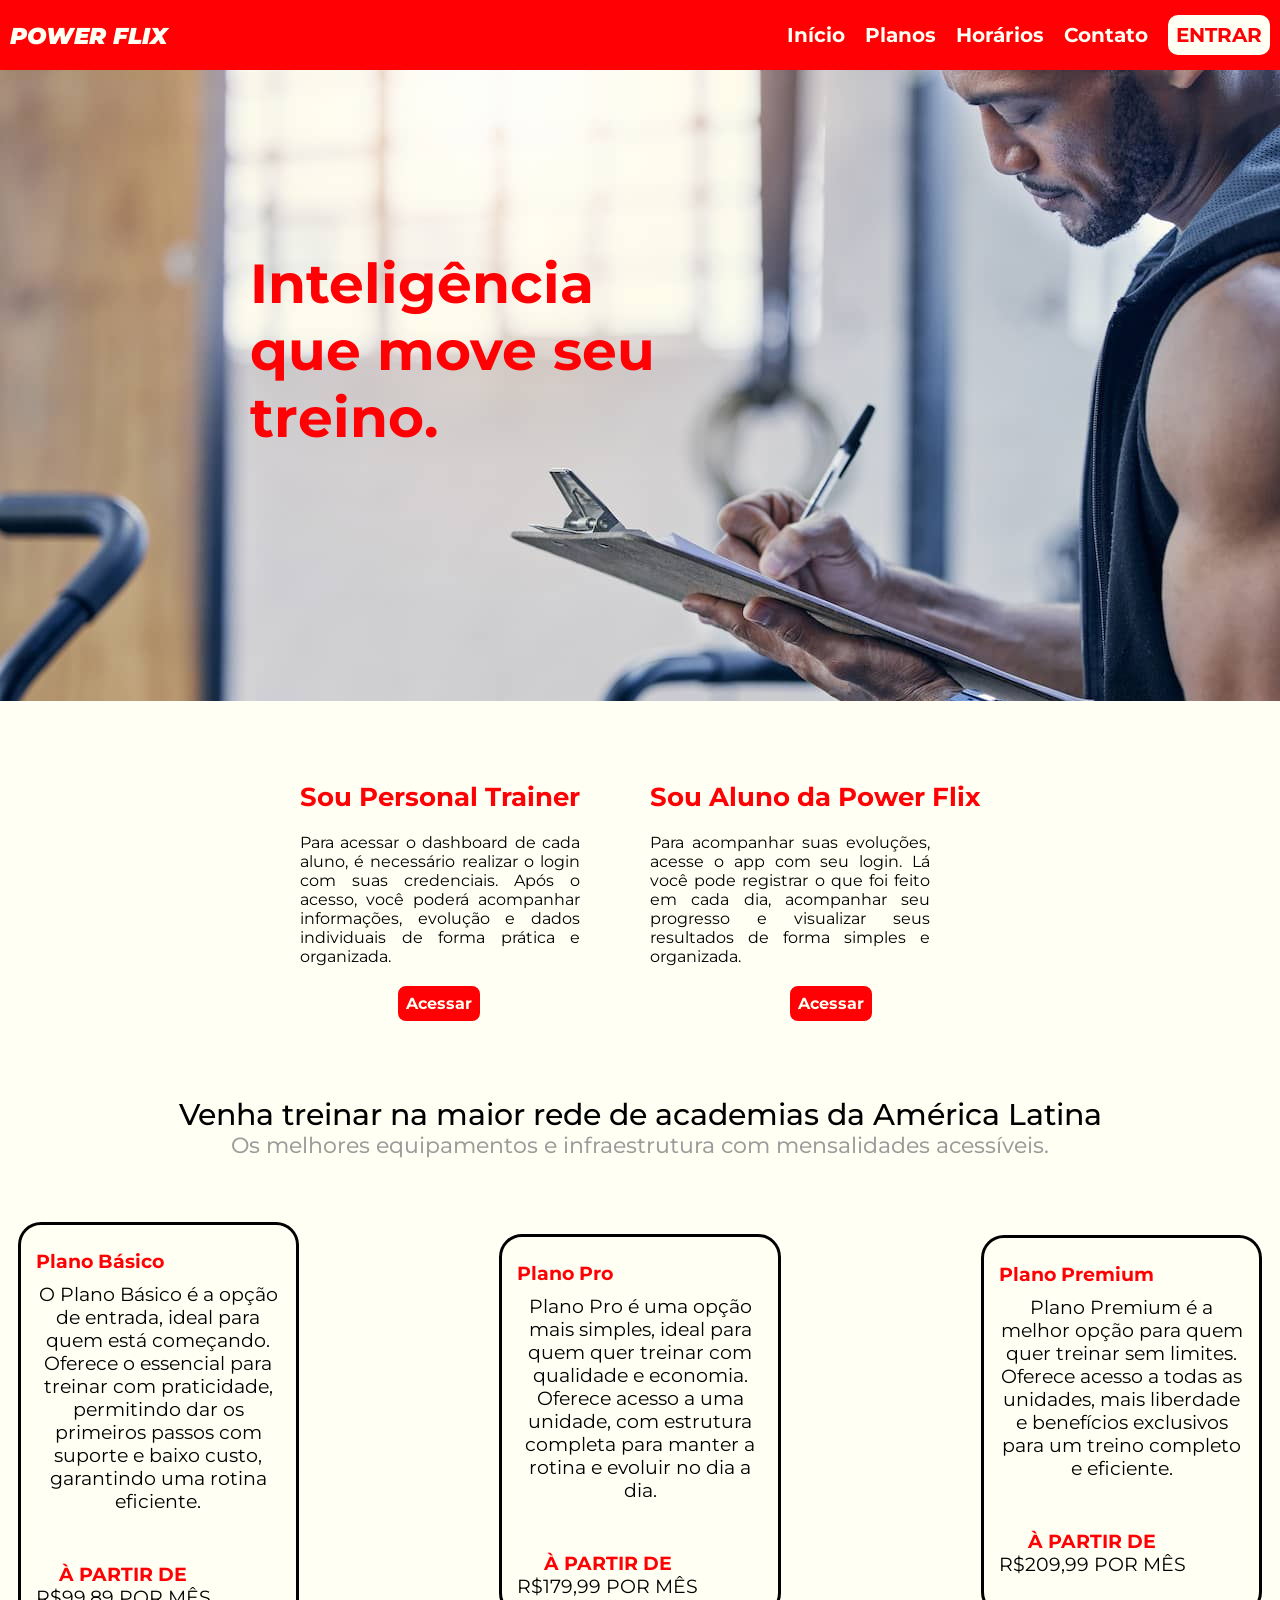
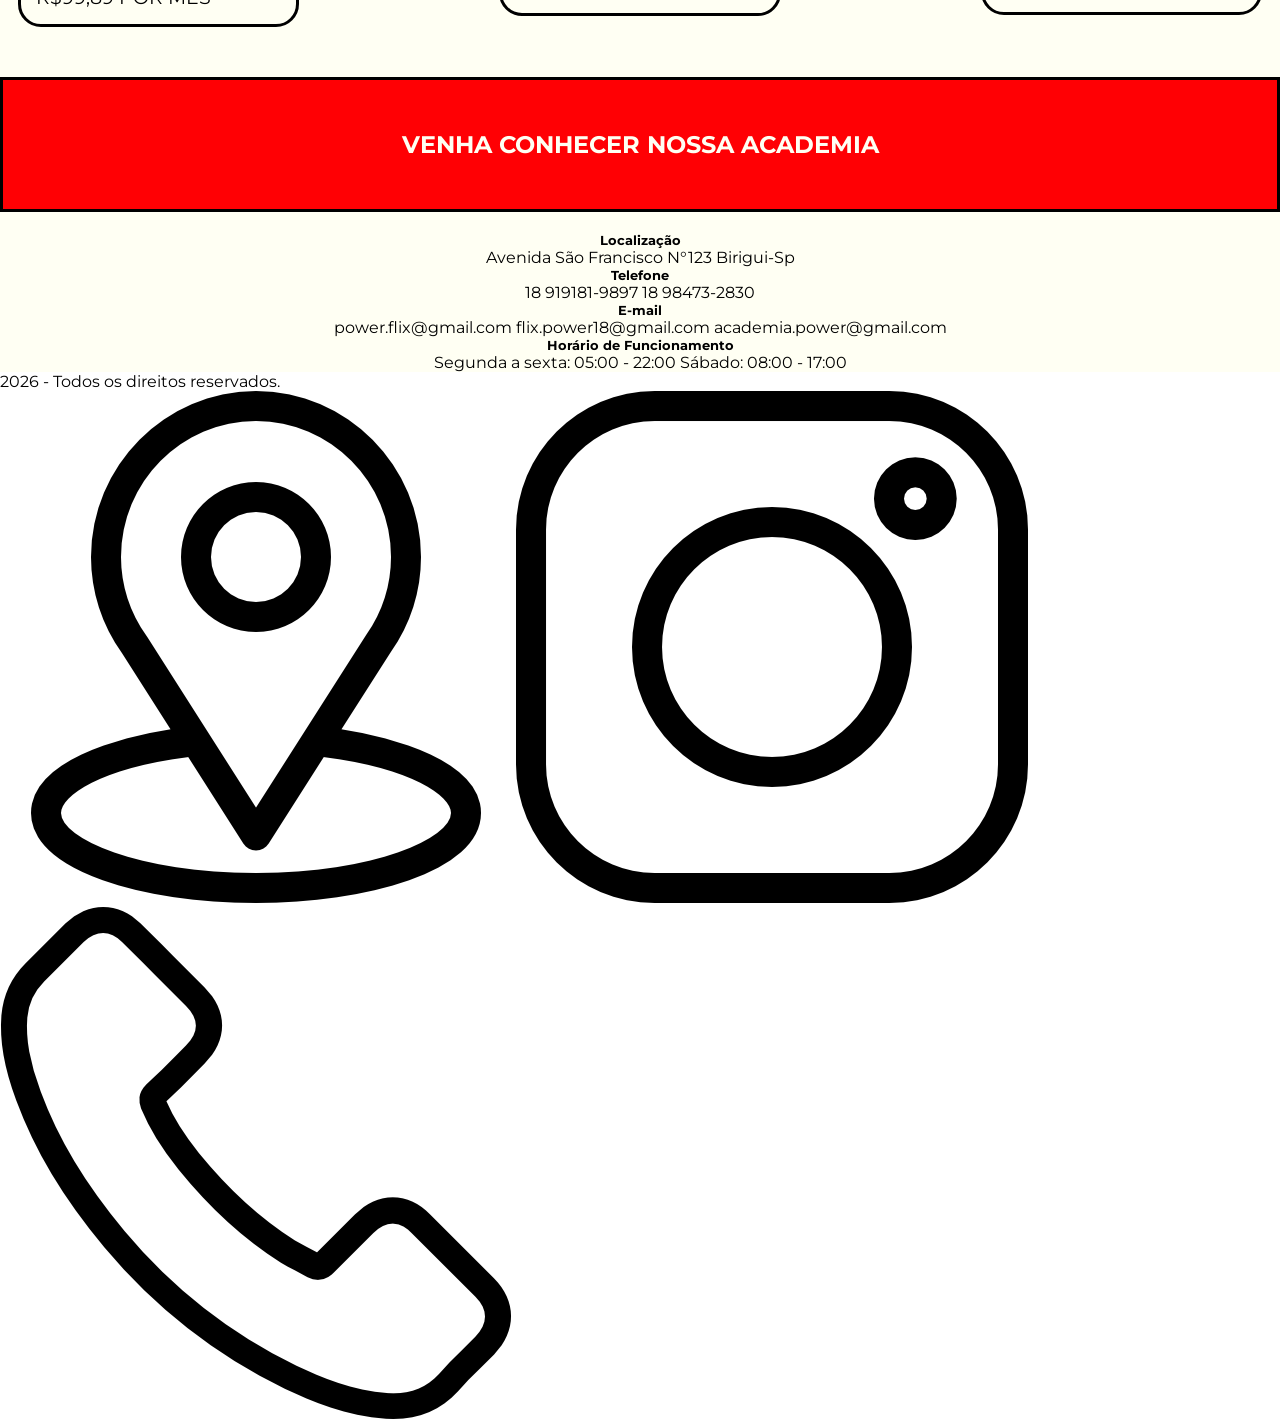
<file: POWER-FLIX/index.html>
<!DOCTYPE html>
<html lang="pt-br" dir="ltr">
<head>
    <link rel="stylesheet" href="assets/css/style.css">
    <meta charset="UTF-8">
    <meta name="viewport" content="width=device-width, initial-scale=1.0">
    <title>Início - POWERFLIX</title>
</head>
<body>
    <header>
        <a href="#"><h3>POWER FLIX</h3></a>
        <nav>
            <a href="#">Início</a>
            <a href="#">Planos</a>
            <a href="#">Horários</a>
            <a href="#">Contato</a>
            <a href="#" class="botao">ENTRAR</a>
        </nav>
    </header>
    <main>
        <section class="banner">
            <h2>Inteligência que move seu treino.</h2>
        </section>
        <section class="texto-acessar-app">
            <div class="sou-personal-aluno">
                <h4>Sou Personal Trainer</h4>
                <p>
                    Para acessar o dashboard de cada aluno,
                    é necessário realizar o login com suas credenciais.
                    Após o acesso, você poderá acompanhar informações,
                    evolução e dados individuais de forma prática e organizada.
                </p>
            </div>
            <div class="sou-personal-aluno">
                <h4>Sou Aluno da Power Flix</h4>
                <p>
                    Para acompanhar suas evoluções,
                    acesse o app com seu login.
                    Lá você pode registrar o que foi feito em
                    cada dia, acompanhar seu progresso e visualizar seus
                    resultados de forma simples e organizada.
                </p>
            </div>
        </section>
        <div class="botoes-acessar">
            <a href="#" class="botao-2">Acessar</a>
            <a href="#" class="botao-2">Acessar</a>  
        </div>
        <section class="planos">
            <h3>Venha treinar na maior rede de academias da América Latina</h3>
            <h4 class="subtitulo">Os melhores equipamentos e infraestrutura com mensalidades acessíveis.</h4>
            <div class="botao-planos">
                <a href="#" class="plano">
                    <h4>Plano Básico</h4>
                    <p>O Plano Básico é a opção de entrada, ideal para quem está começando. Oferece o essencial para treinar com praticidade, permitindo dar os primeiros passos com suporte e baixo custo, garantindo uma rotina eficiente.</p>
                    <div class="preco">
                        <h4>À PARTIR DE</h4>
                        <p>R$99,89 POR MÊS</p>
                    </div>
                </a>
                <a href="#" class="plano2">
                    <h4>Plano Pro</h4>
                    <p>Plano Pro é uma opção mais simples, ideal para quem quer treinar com qualidade e economia. Oferece acesso a uma unidade, com estrutura completa para manter a rotina e evoluir no dia a dia.</p>
                    <div class="preco">
                        <h4>À PARTIR DE</h4>
                        <p>R$179,99 POR MÊS</p>
                    </div>
                </a>
                <a href="#" class="plano3">
                    <h4>Plano Premium</h4>
                    <p>Plano Premium é a melhor opção para quem quer treinar sem limites. Oferece acesso a todas as unidades, mais liberdade e benefícios exclusivos para um treino completo e eficiente.</p>
                    <div class="preco">
                        <h4>À PARTIR DE</h4>
                        <p>R$209,99 POR MÊS</p>
                    </div>
                </a>
            </div>
            </section>
            <section class="dados">
                <h2>VENHA CONHECER NOSSA ACADEMIA</h2>
                <div class="info"> 
                    <h5>Localização</h5>
                    <p>Avenida São Francisco N°123 Birigui-Sp</p>
                </div>
                <div class="info">
                    <h5>Telefone</h5>
                    <p>18 919181-9897 18 98473-2830</p>
                </div>
                <div class="info">
                    <h5>E-mail</h5>
                    <p>power.flix@gmail.com flix.power18@gmail.com academia.power@gmail.com</p>
                </div>
                <div class="info">
                    <h5>Horário de Funcionamento</h5>
                    <p>Segunda a sexta: 05:00 - 22:00 Sábado: 08:00 - 17:00</p>
                </div>
            </section>
    </main>
    <footer>
    <p>2026 - Todos os direitos reservados.</p>
        <div class="icones">
            <div>
                <a href="#" target="_blank">
                    <img src="assets/img/loca-icon.png" alt="Icone de localização">
                </a>
                <a href="#" target="_blank">
                    <img src="assets/img/insta-icon.png" alt="Ícone do instagram">
                </a>
                <a href="#" target="_blank">
                    <img src="assets/img/telefone.png" alt="Ícone de telefone">
                </a>
            </div>
        </div>
    </footer>
</body>
</html>
</file>
<file: POWER-FLIX/assets/css/style.css>
@import url('https://fonts.googleapis.com/css2?family=Montserrat:ital,wght@0,100..900;1,100..900&display=swap');
*{
    margin: 0px;
    padding: 0px;
    border: 0;
    text-decoration: none;
    box-sizing: border-box;
    font-family: Montserrat, Arial, Helvetica, sans-serif;
}
:root{
    --cor-principal: #FF0004;
    --cor-secundaria: #F96851;
    --cor-do-fundo: #FFFFF3;
    --cor-texto: #000000;
    --cor-texto-secundaria: #9B9B9B;
}
header{
    position: fixed;
    background-color: var(--cor-principal);
    display: flex;
    justify-content: space-between;
    align-items: center;
    font-size: 20px;
    font-weight: bold;
    color: var(--cor-do-fundo);
    height: 70px;
    width: 100%;
}
header a{
    color: var(--cor-do-fundo);
    transition: all 0.25s;
}
header nav{
    display: flex;
    gap: 20px;
    align-items: center;
    color: var(--cor-do-fundo);
}
header a:hover{
    font-size: 22px;
    font-weight: bolder;
}
header h3{
    color: var(--cor-do-fundo);
    font-weight: bolder;
    font-style: italic;
    margin-left: 10px;
}
.botao{
    color: var(--cor-principal);
    background-color: var(--cor-do-fundo);
    padding: 5px;
    margin-right: 10px;
    border: var(--cor-do-fundo) solid 3px;
    border-radius: 10px;
    transition: all 0.15s;
}
.botao:hover{
    color: var(--cor-do-fundo);
    background-color: var(--cor-principal);
    padding: 6px;
}
.banner{
    background-image: url(../img/banner-landing-page.jpg);
    display: flex;
    justify-content: flex-start;
    padding: 250px;
}
.banner h2{
    max-width: 455px;
    font-size: 55px;
    color: var(--cor-principal);
}
main{
    background-color: var(--cor-do-fundo);
}
.texto-acessar-app{
    padding-top: 80px;
    display: flex;
    justify-content: center;
    gap: 70px;
}
.texto-acessar-app p{
    padding-top: 20px;
    padding-bottom: 20px;
    max-width: 280px;
    text-align: justify;
}
.texto-acessar-app h4{
    color: var(--cor-principal);
    min-width: fit-content;
    font-size: 26px;
}
.botao-2{
    color: var(--cor-do-fundo);
    background-color: var(--cor-principal);
    font-weight: bold;
    padding: 5px;
    margin-right: 10px;
    border: var(--cor-principal) solid 3px;
    border-radius: 8px;
    transition: all 0.15s ease-in-out;
}
.botao-2:hover{
    color: var(--cor-principal);
    background-color: var(--cor-do-fundo);
    padding: 7px;
}
.botoes-acessar{
    display: flex;
    justify-content: center;
    align-items: center;
    gap: 300px;
    margin-bottom: 75px;
}
.planos h3{
    text-align: center;
    font-weight: 500;
    color: var(--cor-texto);
    font-size: 1.85em;
}
.subtitulo{
    text-align: center;
    font-weight: 450;
    font-size: 1.35em;
    color: var(--cor-texto-secundaria);
    padding-bottom: 5%;
}
.botao-planos{
    display: flex;
    align-items: center;
    justify-content: center;
    gap: 200px;
}
.botao-planos p{
    color: var(--cor-texto);
}
.planos a h4{
    color: var(--cor-principal);
    text-align: center;
}
.botao-planos a{
    text-align: center;
    padding-left: 40px;
    padding-right: 40px;
    display: flex;
    align-items: flex-start;
    justify-content: flex-start;
    flex-direction: column;
    gap: 10px;
    font-size: 19px;
    max-width: 22%;
    min-height: 380px;
    padding: 15px;
    border: var(--cor-texto) solid 3px;
    border-radius: 23px;
    transition: all 0.3s;
}
.botao-planos a:hover{
    border: var(--cor-principal) solid 3px;
    font-weight: bolder;
}
.botao-planos a h4{
    padding-top: 10px;
}
.botao-planos p{
    max-width: 400px;
    max-height: 400px;
}
.preco{
    text-align: center;
    padding-top: 30px;
}
.dados{
    margin-top: 50px;
    text-align: center;
}
.dados h2{
    margin-bottom: 20px;
    padding-top: 50px;
    padding-bottom: 50px;
    background-color: var(--cor-principal);
    color: var(--cor-do-fundo);
    border: var(--cor-texto) solid 3px;
}
</file>
